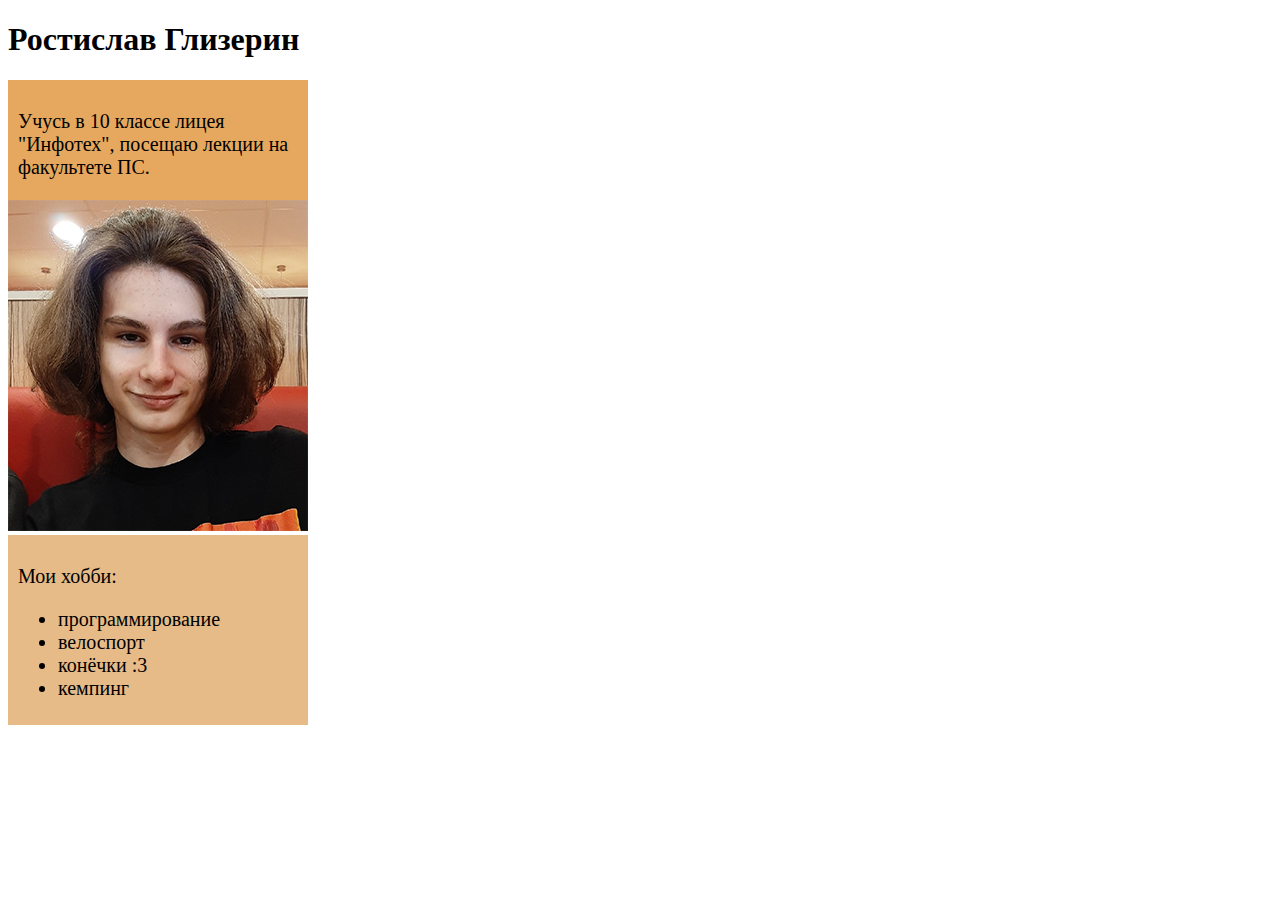
<file: lw4/index.html>
<!DOCTYPE html>
<html lang="en">
<head>
    <meta charset="UTF-8" />
    <title>Rostislav Singlepage</title>
    <style>
        .aboutMe {
            width: 280px;
            height: 100px;
            padding: 10px;
            font-size: 20px;
            background-color: #e6a85e;
        }
        .aboutMyHobby {
            width: 280px;
            height: 170px;
            padding: 10px;
            background-color: #e6bb88;
            font-size: 20px;
        }
    </style>
</head>
<body>
    <header>
        <h1>Ростислав Глизерин</h1>
    </header>
    <div class="aboutMe">
        <p>Учусь в 10 классе лицея "Инфотех", посещаю лекции на факультете ПС.</p>
    </div>

    <img src="img/photo.jpg" alt="Что-то пошло не так :/" />

    <div class="aboutMyHobby">
        <p>Мои хобби: </p>
        <ul>
            <li>программирование</li>
            <li>велоспорт</li>
            <li>конёчки :3</li>
            <li>кемпинг</li>
        </ul>
    </div>
</body>
</html>
</file>
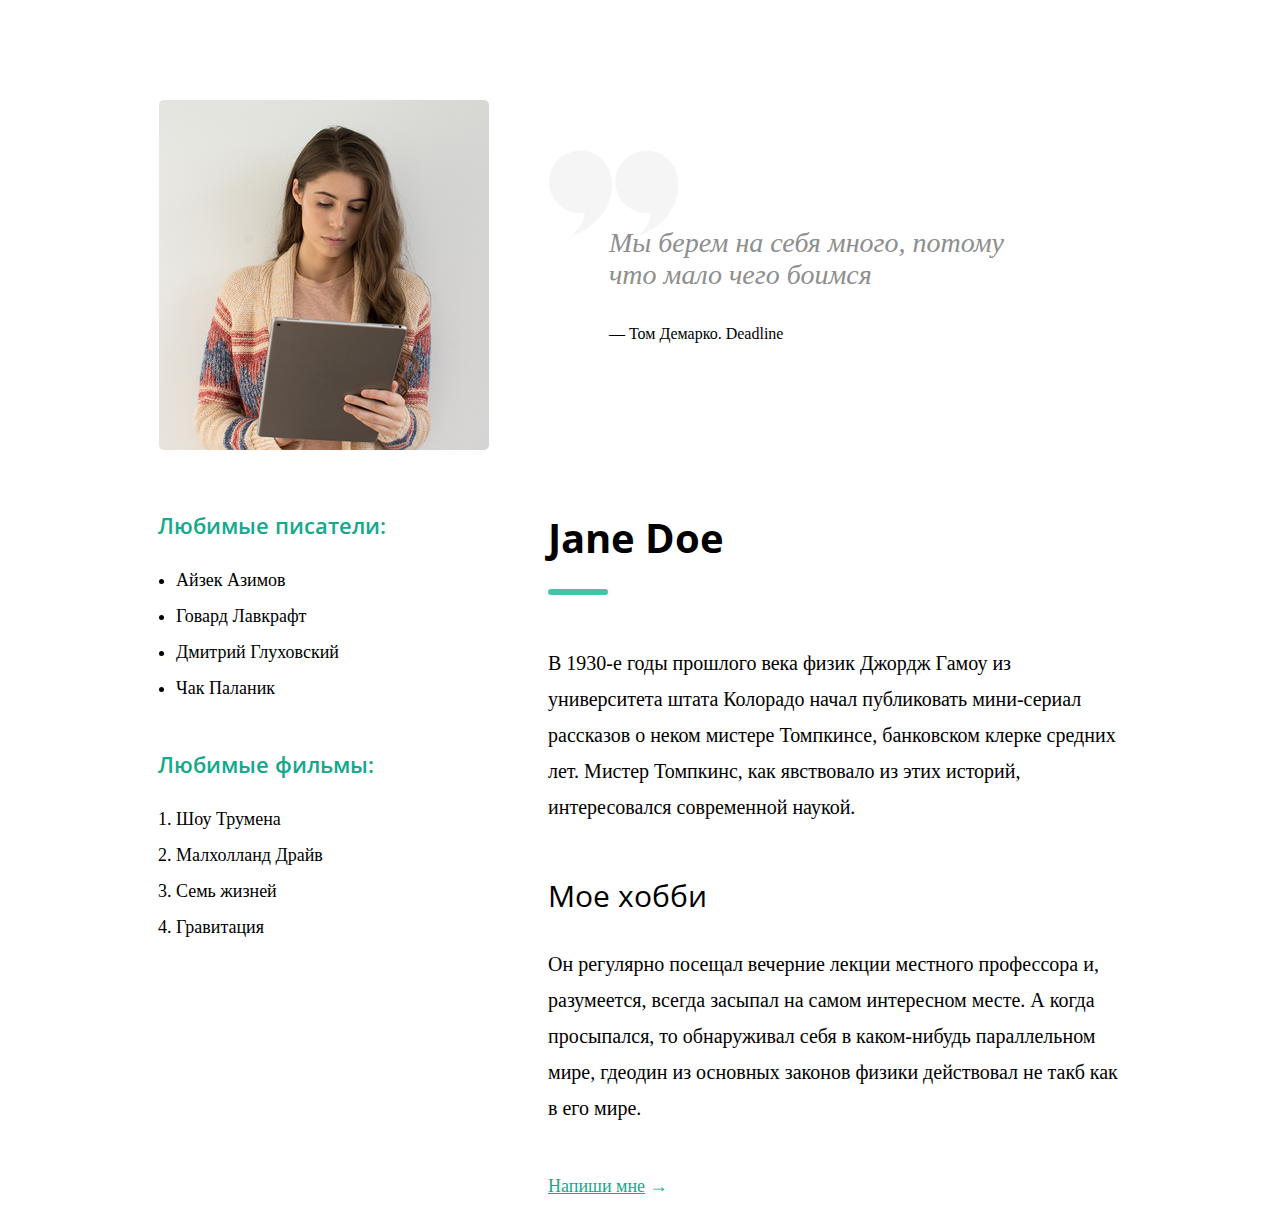
<file: lw5/index.html>
<!DOCTYPE html>
<html lang="en">
<head>
    <meta charset="UTF-8" />
    <title>Labwork 5</title>
    <link rel="stylesheet" href="css/style.css">
</head>
<body>
    <div class="main-container">
        <div class="upper-container">
            <img class="img-item" src="images/photo.png" alt="Что-то пошло не так :/" />
            <div class="quote-block">
                <img src="images/quote.png" alt="Что-то пошло не так :/" />
                <p class="quote">Мы берем на себя много, потому что мало чего боимся</p>
                <p class="quotes-author">— Том Демарко. Deadline</p>
            </div>
        </div>
        <div class="lower-container">
            <div class="info-block">
                <h1 class="first-heading">Jane Doe</h1>
                <p class="green-line"></p>
                <p class="text">В 1930-е годы прошлого века физик Джордж Гамоу из университета штата Колорадо начал публиковать мини-сериал рассказов о неком мистере Томпкинсе, банковском клерке средних лет. Мистер Томпкинс, как явствовало из этих историй, интересовался современной наукой.</p>
                <p class="second-heading">Мое хобби</p>
                <p class="text">Он регулярно посещал вечерние лекции местного профессора и, разумеется, всегда засыпал на самом интересном месте. А когда просыпался, то обнаруживал себя в каком-нибудь параллельном мире, гдеодин из основных законов физики действовал не такб как в его мире.</p>
                <a class="write-me" href="https://vk.com/karupoiss00"><span class="underlined-text">Напиши мне</span> →</a>
            </div>
            <div class="list-block">
                <h2 class="favourites">Любимые писатели:</h2>
                <ul>
                    <li class="favourite-element">Айзек Азимов</li>
                    <li class="favourite-element">Говард Лавкрафт</li>
                    <li class="favourite-element">Дмитрий Глуховский</li>
                    <li class="favourite-element">Чак Паланик</li>
                </ul>
                <h2 class="favourites">Любимые фильмы:</h2>
                <ol>
                    <li class="favourite-element">Шоу Трумена</li>
                    <li class="favourite-element">Малхолланд Драйв</li>
                    <li class="favourite-element">Семь жизней</li>
                    <li class="favourite-element">Гравитация</li>
                </ol>
            </div>
        </div>
    </div>
</body>
</html>
</file>
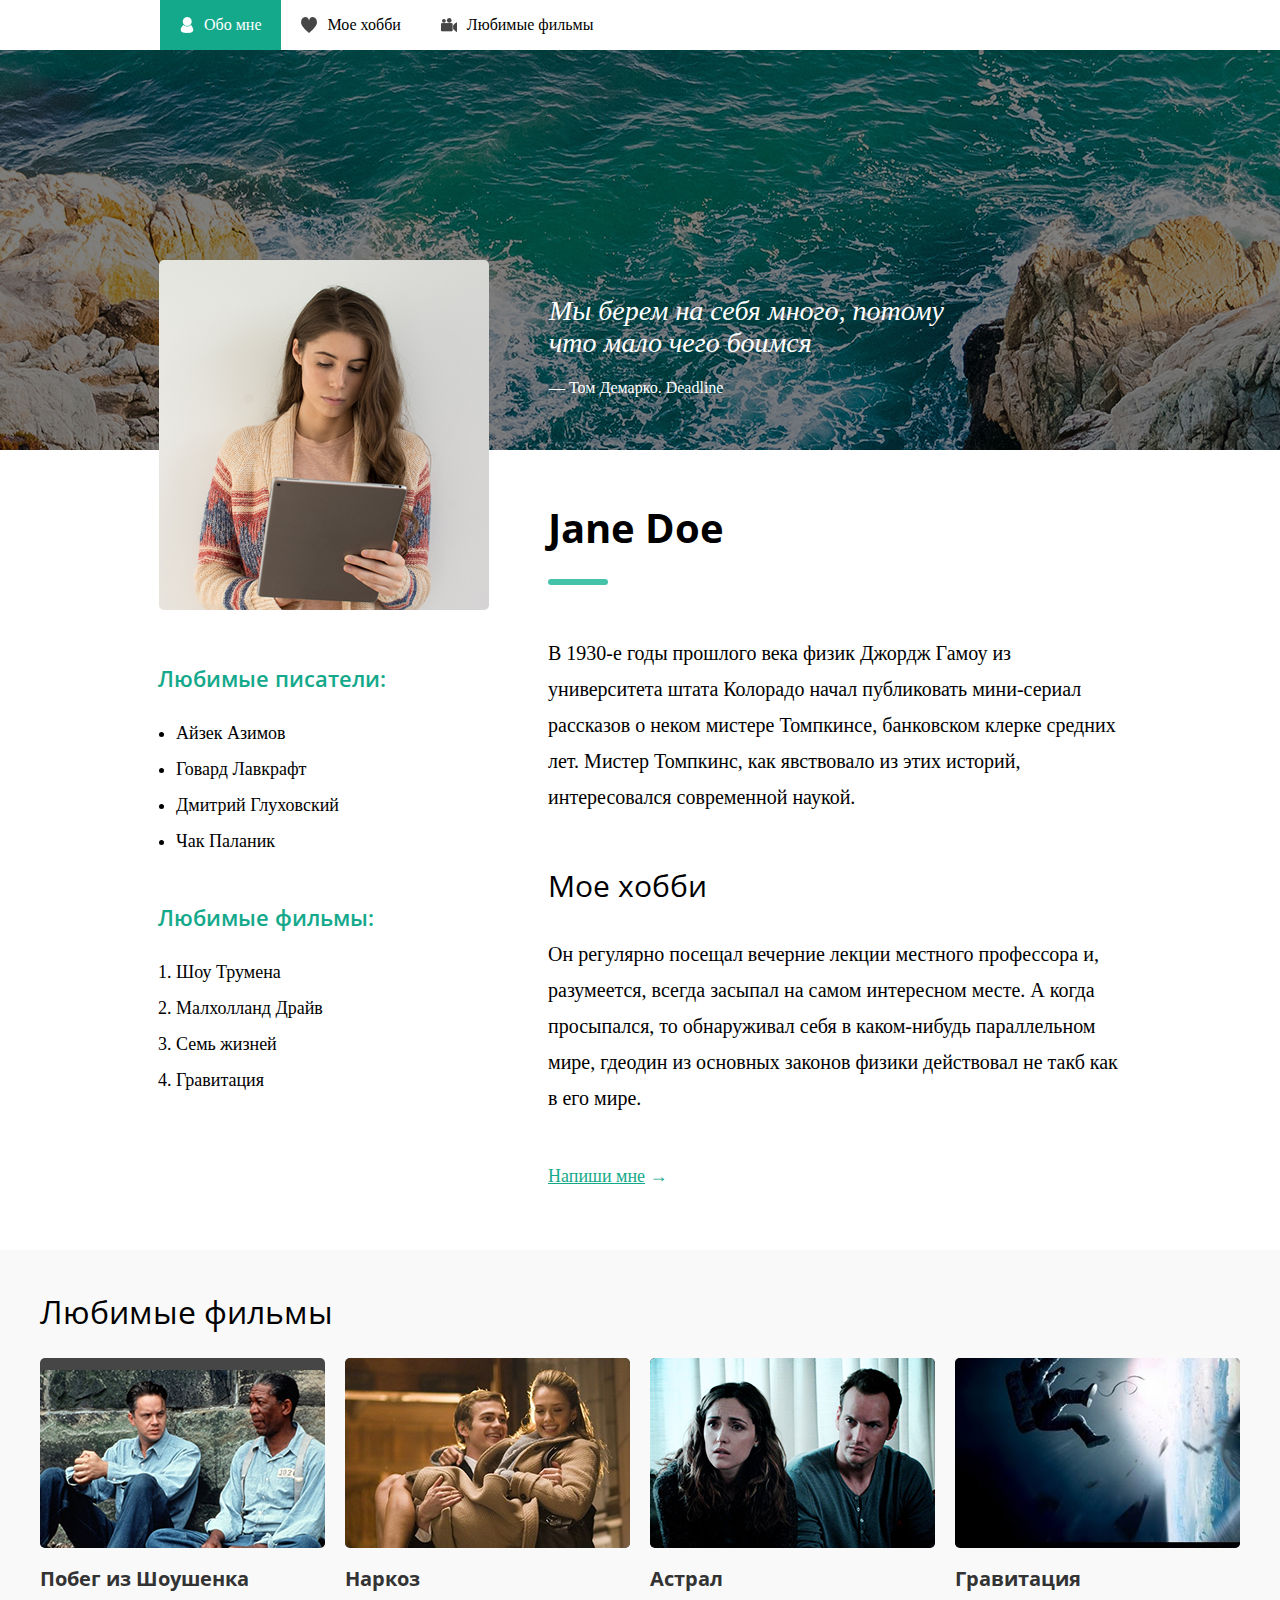
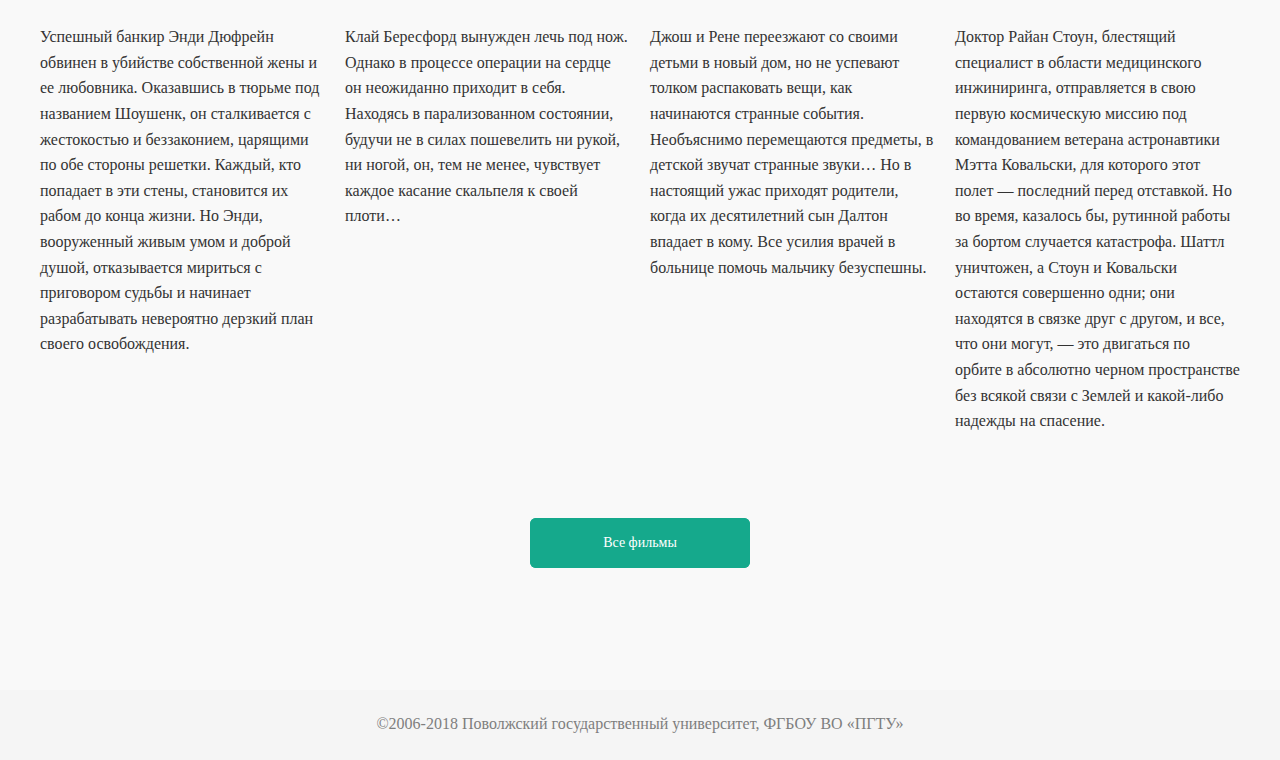
<file: lw5_2/index.html>
<!DOCTYPE html>
<html lang="en">
<head>
    <meta charset="UTF-8" />
    <title>Labwork 5</title>
    <link rel="stylesheet" href="css/style.css">
</head>
<body>
    <div class="top-menu">
        <div class="top-menu-about-me">
            <img src="images/about_me.png" alt="Что-то пошло не так :/" />
            <p class="top-menu-text">Обо мне</p>
        </div>
        <div class="top-menu-element">
            <img  src="images/my_hobby.png" alt="Что-то пошло не так :/" />
            <p class="top-menu-text">Мое хобби</p>
        </div>
        <div class="top-menu-element">
            <img  src="images/favourites_films.png" alt="Что-то пошло не так :/" />
            <p class="top-menu-text">Любимые фильмы</p>
        </div>
    </div>
    <div class="main-container">
        <div class="background"></div>
        <div class="upper-container">
            <img class="img-item" src="images/photo.png" alt="Что-то пошло не так :/" />
            <div class="quote-block">
                <p class="quote">Мы берем на себя много, потому что мало чего боимся</p>
                <p class="quotes-author">— Том Демарко. Deadline</p>
            </div>
        </div>
        <div class="lower-container">
            <div class="info-block">
                <h1 class="first-heading">Jane Doe</h1>
                <p class="green-line"></p>
                <p class="text">В 1930-е годы прошлого века физик Джордж Гамоу из университета штата Колорадо начал публиковать мини-сериал рассказов о неком мистере Томпкинсе, банковском клерке средних лет. Мистер Томпкинс, как явствовало из этих историй, интересовался современной наукой.</p>
                <p class="second-heading">Мое хобби</p>
                <p class="text">Он регулярно посещал вечерние лекции местного профессора и, разумеется, всегда засыпал на самом интересном месте. А когда просыпался, то обнаруживал себя в каком-нибудь параллельном мире, гдеодин из основных законов физики действовал не такб как в его мире.</p>
                <a class="write-me" href="https://vk.com/karupoiss00"><span class="underlined-text">Напиши мне</span> →</a>
            </div>
            <div class="list-block">
                <h2 class="favourites">Любимые писатели:</h2>
                <ul>
                    <li class="favourite-element">Айзек Азимов</li>
                    <li class="favourite-element">Говард Лавкрафт</li>
                    <li class="favourite-element">Дмитрий Глуховский</li>
                    <li class="favourite-element">Чак Паланик</li>
                </ul>
                <h2 class="favourites">Любимые фильмы:</h2>
                <ol>
                    <li class="favourite-element">Шоу Трумена</li>
                    <li class="favourite-element">Малхолланд Драйв</li>
                    <li class="favourite-element">Семь жизней</li>
                    <li class="favourite-element">Гравитация</li>
                </ol>
            </div>
        </div>
    </div>
    <div class="favourite-films">
        <div class="films-heading">Любимые фильмы</div>
        <div class="favourite-films-container">
            <div class="favourite-films-element">
                <div class="img-container">
                    <img class="img-film-item" src="images/shousheng_redemption.png" alt="Что-то пошло не так :/" />
                </div>
                <h2 class="film-name">Побег из Шоушенка</h2>
                <p class="film-description">Успешный банкир Энди Дюфрейн обвинен в убийстве собственной жены и ее любовника.
                    Оказавшись в тюрьме под названием Шоушенк, он сталкивается с жестокостью и беззаконием, царящими по обе стороны решетки.
                    Каждый, кто попадает в эти стены, становится их рабом до конца жизни.
                    Но Энди, вооруженный живым умом и доброй душой, отказывается мириться с приговором судьбы и начинает разрабатывать невероятно дерзкий план своего освобождения.</p>
            </div>
            <div class="favourite-films-element">
                <div class="img-container">
                    <img class="img-film-item" src="images/anesthesia.png" alt="Что-то пошло не так :/" />
                </div>
                <h2 class="film-name">Наркоз</h2>
                <p class="film-description">Клай Бересфорд вынужден лечь под нож.
                    Однако в процессе операции на сердце он неожиданно приходит в себя.
                    Находясь в парализованном состоянии, будучи не в силах пошевелить ни рукой, ни ногой, он,
                    тем не менее, чувствует каждое касание скальпеля к своей плоти…</p>
            </div>
            <div class="favourite-films-element">
                <div class="img-container">
                    <img class="img-film-item" src="images/astral.png" alt="Что-то пошло не так :/" />
                </div>
                <h2 class="film-name">Астрал</h2>
                <p class="film-description"> Джош и Рене переезжают со своими детьми в новый дом, но не успевают толком распаковать вещи,
                    как начинаются странные события. Необъяснимо перемещаются предметы, в детской звучат странные звуки…
                    Но в настоящий ужас приходят родители, когда их десятилетний сын Далтон впадает в кому.
                    Все усилия врачей в больнице помочь мальчику безуспешны.</p>
            </div>
            <div class="favourite-films-element">
                <div class="img-container">
                    <img class="img-film-item" src="images/gravitation.png" alt="Что-то пошло не так :/" />
                </div>
                <h2 class="film-name">Гравитация</h2>
                <p class="film-description"> Доктор Райан Стоун, блестящий специалист в области медицинского инжиниринга,
                    отправляется в свою первую космическую миссию под командованием ветерана астронавтики Мэтта Ковальски,
                    для которого этот полет — последний перед отставкой. Но во время, казалось бы, рутинной работы за бортом случается катастрофа.
                    Шаттл уничтожен, а Стоун и Ковальски остаются совершенно одни; они находятся в связке друг с другом, и все, что они могут,
                    — это двигаться по орбите в абсолютно черном пространстве без всякой связи с Землей и какой-либо надежды на спасение.</p>
            </div>
        </div>
        <div class="all-films-button">
            <button class="all-films-button">Все фильмы</button>
        </div>
    </div>
    <div class="footer">
        <p class="copyright">©2006-2018 Поволжский государственный университет, ФГБОУ ВО «ПГТУ»</p>
    </div>
</body>
</html>
</file>
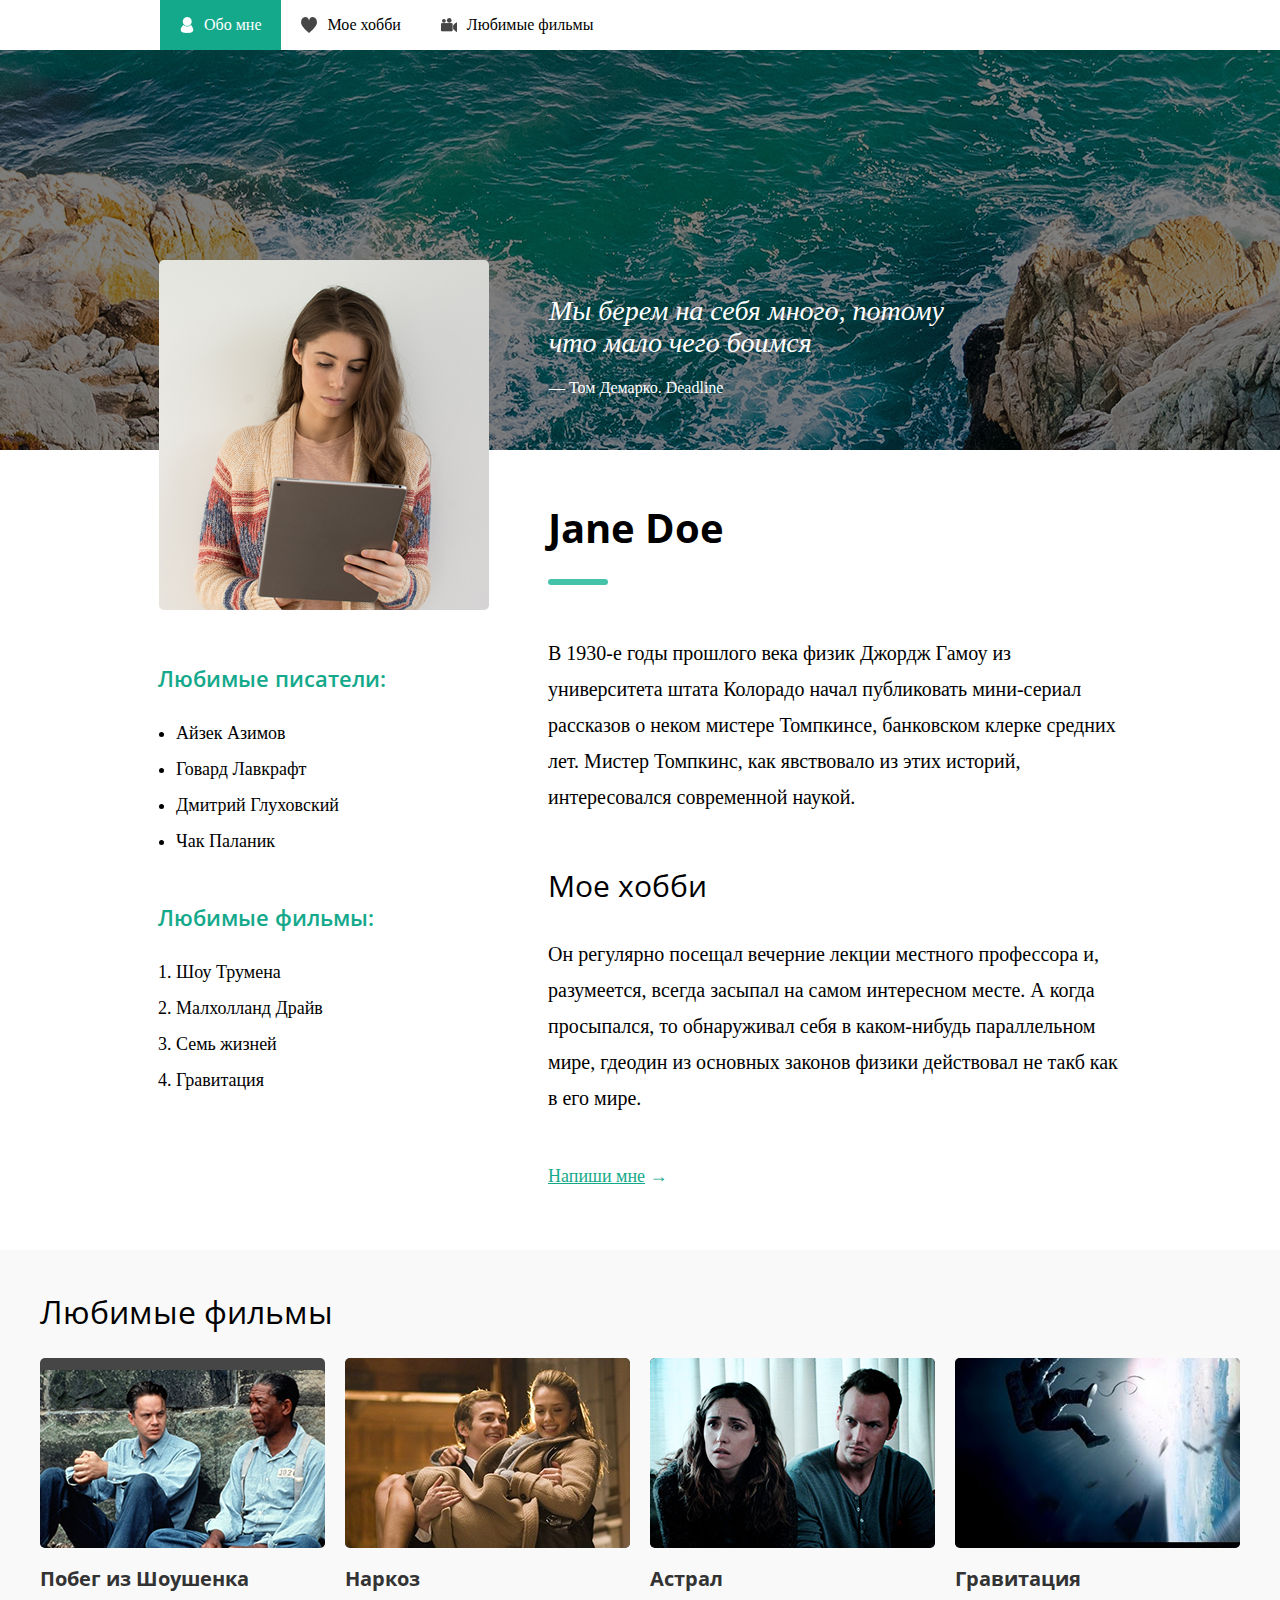
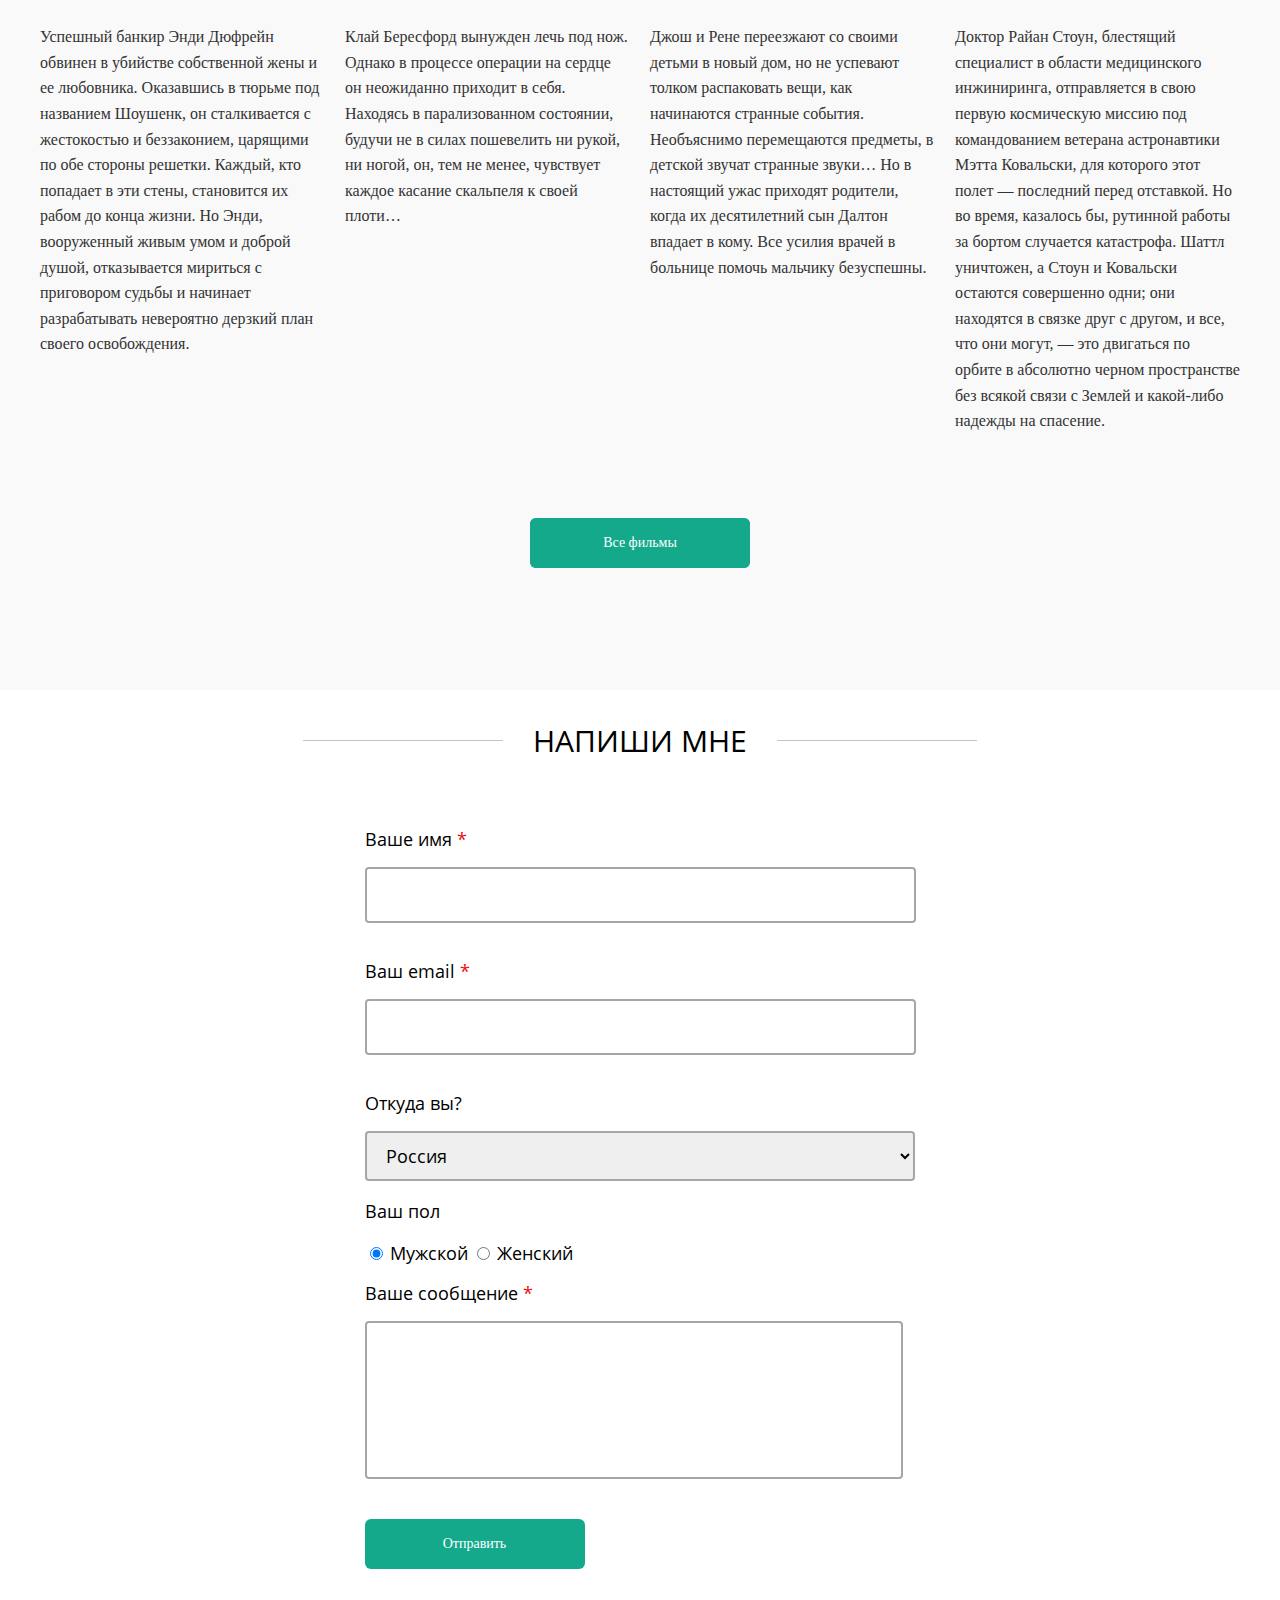
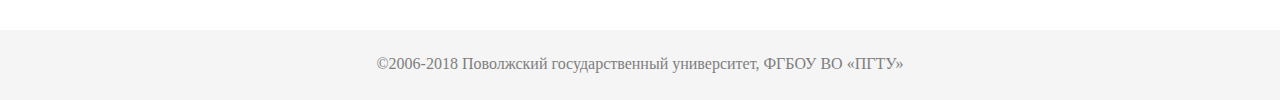
<file: lw6/index.html>
<!DOCTYPE html>
<html lang="en">
<head>
    <meta charset="UTF-8" />
    <title>Labwork 5</title>
    <link rel="stylesheet" href="css/style.css">
</head>
<body>
    <div class="top-menu">
        <div class="top-menu-about-me">
            <img src="images/about_me.png" alt="Что-то пошло не так :/" />
            <p class="top-menu-text">Обо мне</p>
        </div>
        <div class="top-menu-element">
            <img  src="images/my_hobby.png" alt="Что-то пошло не так :/" />
            <p class="top-menu-text">Мое хобби</p>
        </div>
        <div class="top-menu-element">
            <img  src="images/favourites_films.png" alt="Что-то пошло не так :/" />
            <p class="top-menu-text">Любимые фильмы</p>
        </div>
    </div>
    <div class="main-container">
        <div class="background"></div>
        <div class="upper-container">
            <img class="img-item" src="images/photo.png" alt="Что-то пошло не так :/" />
            <div class="quote-block">
                <p class="quote">Мы берем на себя много, потому что мало чего боимся</p>
                <p class="quotes-author">— Том Демарко. Deadline</p>
            </div>
        </div>
        <div class="lower-container">
            <div class="info-block">
                <h1 class="first-heading">Jane Doe</h1>
                <p class="green-line"></p>
                <p class="text">В 1930-е годы прошлого века физик Джордж Гамоу из университета штата Колорадо начал публиковать мини-сериал рассказов о неком мистере Томпкинсе, банковском клерке средних лет. Мистер Томпкинс, как явствовало из этих историй, интересовался современной наукой.</p>
                <p class="second-heading">Мое хобби</p>
                <p class="text">Он регулярно посещал вечерние лекции местного профессора и, разумеется, всегда засыпал на самом интересном месте. А когда просыпался, то обнаруживал себя в каком-нибудь параллельном мире, гдеодин из основных законов физики действовал не такб как в его мире.</p>
                <a class="write-me" href="https://vk.com/karupoiss00"><span class="underlined-text">Напиши мне</span> →</a>
            </div>
            <div class="list-block">
                <h2 class="favourites">Любимые писатели:</h2>
                <ul>
                    <li class="favourite-element">Айзек Азимов</li>
                    <li class="favourite-element">Говард Лавкрафт</li>
                    <li class="favourite-element">Дмитрий Глуховский</li>
                    <li class="favourite-element">Чак Паланик</li>
                </ul>
                <h2 class="favourites">Любимые фильмы:</h2>
                <ol>
                    <li class="favourite-element">Шоу Трумена</li>
                    <li class="favourite-element">Малхолланд Драйв</li>
                    <li class="favourite-element">Семь жизней</li>
                    <li class="favourite-element">Гравитация</li>
                </ol>
            </div>
        </div>
    </div>
    <div class="favourite-films">
        <div class="films-heading">Любимые фильмы</div>
        <div class="favourite-films-container">
            <div class="favourite-films-element">
                <div class="img-container">
                    <img class="img-film-item" src="images/shousheng_redemption.png" alt="Что-то пошло не так :/" />
                </div>
                <h2 class="film-name">Побег из Шоушенка</h2>
                <p class="film-description">Успешный банкир Энди Дюфрейн обвинен в убийстве собственной жены и ее любовника.
                    Оказавшись в тюрьме под названием Шоушенк, он сталкивается с жестокостью и беззаконием, царящими по обе стороны решетки.
                    Каждый, кто попадает в эти стены, становится их рабом до конца жизни.
                    Но Энди, вооруженный живым умом и доброй душой, отказывается мириться с приговором судьбы и начинает разрабатывать невероятно дерзкий план своего освобождения.</p>
            </div>
            <div class="favourite-films-element">
                <div class="img-container">
                    <img class="img-film-item" src="images/anesthesia.png" alt="Что-то пошло не так :/" />
                </div>
                <h2 class="film-name">Наркоз</h2>
                <p class="film-description">Клай Бересфорд вынужден лечь под нож.
                    Однако в процессе операции на сердце он неожиданно приходит в себя.
                    Находясь в парализованном состоянии, будучи не в силах пошевелить ни рукой, ни ногой, он,
                    тем не менее, чувствует каждое касание скальпеля к своей плоти…</p>
            </div>
            <div class="favourite-films-element">
                <div class="img-container">
                    <img class="img-film-item" src="images/astral.png" alt="Что-то пошло не так :/" />
                </div>
                <h2 class="film-name">Астрал</h2>
                <p class="film-description"> Джош и Рене переезжают со своими детьми в новый дом, но не успевают толком распаковать вещи,
                    как начинаются странные события. Необъяснимо перемещаются предметы, в детской звучат странные звуки…
                    Но в настоящий ужас приходят родители, когда их десятилетний сын Далтон впадает в кому.
                    Все усилия врачей в больнице помочь мальчику безуспешны.</p>
            </div>
            <div class="favourite-films-element">
                <div class="img-container">
                    <img class="img-film-item" src="images/gravitation.png" alt="Что-то пошло не так :/" />
                </div>
                <h2 class="film-name">Гравитация</h2>
                <p class="film-description"> Доктор Райан Стоун, блестящий специалист в области медицинского инжиниринга,
                    отправляется в свою первую космическую миссию под командованием ветерана астронавтики Мэтта Ковальски,
                    для которого этот полет — последний перед отставкой. Но во время, казалось бы, рутинной работы за бортом случается катастрофа.
                    Шаттл уничтожен, а Стоун и Ковальски остаются совершенно одни; они находятся в связке друг с другом, и все, что они могут,
                    — это двигаться по орбите в абсолютно черном пространстве без всякой связи с Землей и какой-либо надежды на спасение.</p>
            </div>
        </div>
        <div class="all-films-button">
            <button class="all-films-button">Все фильмы</button>
        </div>
    </div>
    <div class="form-block">
        <div class="write-me-head"><div class="gray-line"></div><div class="write-me-text">НАПИШИ МНЕ</div><div class="gray-line"></div></div>
        <form method="GET" class="form">
            <p>
                <label for="your_name" class="form-text">Ваше имя<span class="required-field"> *</span></label>
            </p>
            <input type="text" id="your_name" name="your_name" required class="input-box"/>
            <p>
                <label for="email" class="form-text">Ваш email<span class="required-field"> *</span></label>
            </p>

            <input type="email" id="email" name="email" required class="input-box"/>
            <p>
                <label for="country" class="form-text">Откуда вы?</label>
            </p>
            <select name="country" id="country" class="select-box">
                <option value="rus" class="input_text">Россия</option>
                <option value="uk" class="input_text">Украина</option>
                <option value="by" class="input_text">Беларусь</option>
                <option value="eng" class="input_text">Великобритания</option>
                <option value="fr" class="input_text">Франция</option>
                <option value="ger" class="input_text">Германия</option>
                <option value="usa" class="input_text">США</option>
            </select>
            <p class="form-text">Ваш пол</p>
            <input type="radio" id="male" name="gender" value="male" checked>
            <label for="male" class="form-text">Мужской</label>
            <input type="radio" id="female" name="gender" value="female">
            <label for="female" class="form-text">Женский</label>
            <p>
                <label for="message" class="form-text">Ваше сообщение<span class="required-field"> *</span></label>
            </p>
            <textarea name="message" required id="message" class="message-box"></textarea>
            <p>
                <input type="submit" value="Отправить" class="submit">
            </p>
        </form>
    </div>
    <div class="footer">
        <p class="copyright">©2006-2018 Поволжский государственный университет, ФГБОУ ВО «ПГТУ»</p>
    </div>
</body>
</html>
</file>
<file: lw5/css/style.css>
@font-face
{
    font-family: OpenSansSemibold;
    src: url("../fonts/opensans_semibold.ttf");
}

@font-face
{
    font-family: OpenSansBold;
    src: url("../fonts/opensans_bold.ttf");
}
@font-face
{
    font-family: OpenSansRegular;
    src: url("../fonts/opensans_regular.ttf");
}

.main-container
{
    display: flex;
    flex-direction: column;
    align-items: center;
    margin-top: 100px;
    margin-right: 22px;
    margin-left: 20px;
}
.upper-container
{
    display: flex;
    flex-direction: row;
    align-items: flex-start;
    width: 960px;
    height: 350px;
    margin-bottom: 60px;
}

.lower-container
{
    display: flex;
    flex-direction: row-reverse;
    align-items: flex-start;
    width: 960px;
    margin-right: 22px;
    margin-left: 20px;
}

.img-item
{
    border-radius: 5px;
}

.quote
{
    font: italic 28px Georgia;
    color: #8e8e8e;
    margin-top: 0;
    margin-bottom: 20px;
    margin-left: 60px;
    padding: 0;
    width: 440px;
    position: relative;
    top: -14px;
}
.quotes-author
{
    font: normal 16px Georgia;
    margin-top: 0;
    margin-bottom: 155px;
    margin-left: 60px;
    padding: 0;
    width: 440px;
}
.favourites
{
    font: normal 22px OpenSansSemibold;
    color: #15a98c;
    margin: 0;
    margin-bottom: 30px;
    padding: 0;
}
.favourite-element
{
    font: normal 18px Georgia;
    margin-bottom: 15px;
}

.first-heading
{
    font: normal 40px OpenSansBold;
    margin: 0;
    padding: 0;  
}

.second-heading
{
    font-family: OpenSansRegular;
    font-size: 30px;
    margin: 0;
    margin-bottom: 30px;
    padding: 0;
}

.text
{
    font: normal 20px/1.8 Georgia;
    margin: 0;
    margin-bottom: 50px;
    padding: 0;
}

.green-line
{
    margin-top: 24px;
    margin-bottom: 50px;
    width: 60px;
    height: 6px;
    background: #45c3aa;
    border-radius: 6px/6px;
}

.write-me
{
    font-size: 18px;
    color: #15a98b;
}
.write-me:hover
{
    font: normal 18px serif;
    color: #098d72;
}

.quote-block
{
    margin-left: 60px;
    margin-top: 50px;
}

.list-block
{
    width: 330px;
    margin-right: 60px;
}

.info-block
{
    width: 570px;
}

.underlined-text
{
    text-decoration: underline;
}

a
{
    text-decoration: none;
}

ul
{
    margin: 0;
    margin-bottom: 50px;
    padding: 0;
    padding-left: 18px;
}

ol
{
    margin: 0;
    padding: 0;
    padding-left: 18px;
}
</file>
<file: lw5_2/css/style.css>
@font-face
{
    font-family: OpenSansSemibold;
    src: url("../fonts/opensans_semibold.ttf");
}

@font-face
{
    font-family: OpenSansBold;
    src: url("../fonts/opensans_bold.ttf");
}
@font-face
{
    font-family: OpenSansRegular;
    src: url("../fonts/opensans_regular.ttf");
}

.top-menu
{
    display: flex;
    width: 960px;
    height: 50px;
    flex-direction: row;
}

.top-menu-about-me
{
    display: flex;
    height: 50px;
    flex-direction: row;
    background: #15a98c;
    align-items: center;
    padding-left: 20px;
    padding-right: 20px;
    color: white;
}

.top-menu-element
{
    display: flex;
    height: 50px;
    flex-direction: row;
    align-items: center;
    padding-left: 20px;
    padding-right: 20px;
}

.top-menu-text
{
    font-family: Georgia;
    margin-left: 10px;
}

.background
{
    width: 1920px;
    height: 400px;
    background-image: url("../images/background.png");
    background-color: rgba(0, 0, 0, 0.5);
    background-blend-mode: darken;
}

.main-container
{
    display: flex;
    flex-direction: column;
    align-items: center;
    margin-right: 22px;
    margin-left: 20px;
    height: 1200px;
}
.upper-container
{
    display: flex;
    flex-direction: row;
    align-items: flex-start;
    width: 960px;
    height: 205px;
    margin-bottom: 50px;
    margin-top: -205px;
    overflow: visible;
}

.lower-container
{
    display: flex;
    flex-direction: row-reverse;
    align-items: flex-start;
    width: 960px;
    margin-right: 22px;
    margin-left: 20px;
}

.favourite-films
{
    display: flex;
    align-items: center;
    flex-direction: column;
    width: 100%;
    height: 1040px;
    background: #f9f9f9;
}

.films-heading
{
    margin-top: 40px;
    margin-bottom: 25px;
    width: 1200px;
    font: normal 32px OpenSansRegular;
}

.favourite-films-container
{
    display: flex;
    flex-direction: row;
    width: 1200px;
    height: 760px;
}

.favourite-films-element
{
    display: flex;
    flex-direction: column;
    align-items: flex-start;
    width: 285px;
    margin-right: 20px;
}

.film-name
{
    font: bold 20px OpenSansBold;
    color: #333333;
}

.film-description
{
    font: normal 16px/1.6 Georgia;
    color: #333333;
}

.all-films-button
{
    width: 220px;
    height: 50px;
    color: white;
    text-decoration: none;
    outline: none;
    border-radius: 6px;
    background: #15a98c;
    border-width: 0px;
    font: normal 14px Georgia;
}

.all-films-button:active
{
    background: #098d72;
}

.footer
{
    display: flex;
    flex-direction: column;
    align-content: center;
    align-items: center;
    width: 100%;
    height: 70px;
    background: #f5f5f5;
    color: #7e7e7e;
}

.copyright
{
    margin-top: 25px;
    font: normal 16px Georgia;
}

.img-item
{
    margin-top: 15px;
    border-radius: 5px;
}

.img-film-item
{
    border-radius: 5px;
}

.img-container
{
    display: flex;
    align-items: flex-end;
    background: #464646;
    border-radius: 5px;
    width: 285px;
    height: 190px;
    overflow: hidden;
}

.quote-block
{
    margin-left: 60px;
    margin-top: 50px;
}

.quote
{
    font: italic 28px Georgia;
    color: #8e8e8e;
    margin-top: 0;
    margin-bottom: 20px;
    padding: 0;
    width: 440px;
    position: relative;
    color: white;
}

.quotes-author
{
    font: normal 16px "Open Sans Semibold";
    margin-top: 0;
    padding: 0;
    width: 440px;
    color: white;
}


.favourites
{
    font: normal 22px OpenSansSemibold;
    color: #15a98c;
    margin: 0;
    margin-bottom: 30px;
    padding: 0;
}
.favourite-element
{
    font: normal 18px Georgia;
    margin-bottom: 15px;
}

.first-heading
{
    font: normal 40px OpenSansBold;
    margin: 0;
    padding: 0;  
}

.second-heading
{
    font-family: OpenSansRegular;
    font-size: 30px;
    margin: 0;
    margin-bottom: 30px;
    padding: 0;
}

.text
{
    font: normal 20px/1.8 Georgia;
    margin: 0;
    margin-bottom: 50px;
    padding: 0;
}

.green-line
{
    margin-top: 24px;
    margin-bottom: 50px;
    width: 60px;
    height: 6px;
    background: #45c3aa;
    border-radius: 6px/6px;
}

.write-me
{
    font-size: 18px;
    color: #15a98b;
}
.write-me:hover
{
    font: normal 18px serif;
    color: #098d72;
}

.list-block
{
    width: 330px;
    margin-top: 163px;
    margin-right: 60px;
}

.info-block
{
    width: 570px;
}

.underlined-text
{
    text-decoration: underline;
}

body
{
    display: flex;
    flex-direction: column;
    align-items: center;
    margin: 0;
}

a
{
    text-decoration: none;
}

ul
{
    margin: 0;
    margin-bottom: 50px;
    padding: 0;
    padding-left: 18px;
}

ol
{
    margin: 0;
    padding: 0;
    padding-left: 18px;
}
</file>
<file: lw6/css/style.css>
@font-face
{
    font-family: OpenSansSemibold;
    src: url("../fonts/opensans_semibold.ttf");
}

@font-face
{
    font-family: OpenSansBold;
    src: url("../fonts/opensans_bold.ttf");
}
@font-face
{
    font-family: OpenSansRegular;
    src: url("../fonts/opensans_regular.ttf");
}

.top-menu
{
    display: flex;
    width: 960px;
    height: 50px;
    flex-direction: row;
}

.top-menu-about-me
{
    display: flex;
    height: 50px;
    flex-direction: row;
    background: #15a98c;
    align-items: center;
    padding-left: 20px;
    padding-right: 20px;
    color: white;
}

.top-menu-element
{
    display: flex;
    height: 50px;
    flex-direction: row;
    align-items: center;
    padding-left: 20px;
    padding-right: 20px;
}

.top-menu-text
{
    font-family: Georgia;
    margin-left: 10px;
}

.background
{
    width: 1920px;
    height: 400px;
    background-image: url("../images/background.png");
    background-color: rgba(0, 0, 0, 0.5);
    background-blend-mode: darken;
}

.main-container
{
    display: flex;
    flex-direction: column;
    align-items: center;
    margin-right: 22px;
    margin-left: 20px;
    height: 1200px;
}
.upper-container
{
    display: flex;
    flex-direction: row;
    align-items: flex-start;
    width: 960px;
    height: 205px;
    margin-bottom: 50px;
    margin-top: -205px;
    overflow: visible;
}

.lower-container
{
    display: flex;
    flex-direction: row-reverse;
    align-items: flex-start;
    width: 960px;
    margin-right: 22px;
    margin-left: 20px;
}

.favourite-films
{
    display: flex;
    align-items: center;
    flex-direction: column;
    width: 100%;
    height: 1040px;
    background: #f9f9f9;
}

.films-heading
{
    margin-top: 40px;
    margin-bottom: 25px;
    width: 1200px;
    font: normal 32px OpenSansRegular;
}

.favourite-films-container
{
    display: flex;
    flex-direction: row;
    width: 1200px;
    height: 760px;
}

.favourite-films-element
{
    display: flex;
    flex-direction: column;
    align-items: flex-start;
    width: 285px;
    margin-right: 20px;
}

.film-name
{
    font: bold 20px OpenSansBold;
    color: #333333;
}

.form-block
{
    display: flex;
    flex-direction: column;
    align-items: center;
    align-content: center;
    height: 940px;
}

.film-description
{
    font: normal 16px/1.6 Georgia;
    color: #333333;
}

.all-films-button
{
    width: 220px;
    height: 50px;
    color: white;
    text-decoration: none;
    outline: none;
    border-radius: 6px;
    background: #15a98c;
    border-width: 0px;
    font: normal 14px Georgia;
}

.all-films-button:active
{
    background: #098d72;
}

.submit
{
    width: 220px;
    height: 50px;
    color: white;
    text-decoration: none;
    outline: none;
    border-radius: 6px;
    background: #15a98c;
    border-width: 0px;
    font: normal 14px Georgia;
}

.submit:active
{
    background: #098d72;
}

.footer
{
    display: flex;
    flex-direction: column;
    align-content: center;
    align-items: center;
    width: 100%;
    height: 70px;
    background: #f5f5f5;
    color: #7e7e7e;
}

.copyright
{
    margin-top: 25px;
    font: normal 16px Georgia;
}

.img-item
{
    margin-top: 15px;
    border-radius: 5px;
}

.img-film-item
{
    border-radius: 5px;
}

.img-container
{
    display: flex;
    align-items: flex-end;
    background: #464646;
    border-radius: 5px;
    width: 285px;
    height: 190px;
    overflow: hidden;
}

.quote-block
{
    margin-left: 60px;
    margin-top: 50px;
}

.quote
{
    font: italic 28px Georgia;
    color: #8e8e8e;
    margin-top: 0;
    margin-bottom: 20px;
    padding: 0;
    width: 440px;
    position: relative;
    color: white;
}

.quotes-author
{
    font: normal 16px "Open Sans Semibold";
    margin-top: 0;
    padding: 0;
    width: 440px;
    color: white;
}


.favourites
{
    font: normal 22px OpenSansSemibold;
    color: #15a98c;
    margin: 0;
    margin-bottom: 30px;
    padding: 0;
}
.favourite-element
{
    font: normal 18px Georgia;
    margin-bottom: 15px;
}

.first-heading
{
    font: normal 40px OpenSansBold;
    margin: 0;
    padding: 0;  
}

.second-heading
{
    font-family: OpenSansRegular;
    font-size: 30px;
    margin: 0;
    margin-bottom: 30px;
    padding: 0;
}

.text
{
    font: normal 20px/1.8 Georgia;
    margin: 0;
    margin-bottom: 50px;
    padding: 0;
}

.green-line
{
    margin-top: 24px;
    margin-bottom: 50px;
    width: 60px;
    height: 6px;
    background: #45c3aa;
    border-radius: 6px/6px;
}

.write-me-head
{
    display: flex;
    flex-direction: row;
    align-items: center;
    margin-top: 30px;
    margin-bottom: 50px;
}

.write-me-text
{
    font: normal 30px OpenSansRegular;
    margin-left: 30px;
    margin-right: 30px;
}

.gray-line
{
    width: 200px;
    height: 1px;
    background: #c4c4c4;
    border-radius: 6px/6px;
}

.write-me
{
    font-size: 18px;
    color: #15a98b;
}
.write-me:hover
{
    font: normal 18px serif;
    color: #098d72;
}

.list-block
{
    width: 330px;
    margin-top: 163px;
    margin-right: 60px;
}

.info-block
{
    width: 570px;
}

.underlined-text
{
    text-decoration: underline;
}

.input-box
{
    width: 530px;
    height: 50px;
    border: 2px solid #a6a6a6;
    border-radius: 4px;
    font: normal 18px OpenSansRegular;
    padding-left: 15px;
    margin-bottom: 20px;
}
.input-box:hover
{
    border: 2px solid #15a98c;
}

.message-box
{
    width: 530px;
    height: 150px;
    resize: none;
    border: 2px solid #a6a6a6;
    border-radius: 4px;
    font: normal 18px OpenSansRegular;
    margin-bottom: 20px;
}

.message-box:hover
{
    border: 2px solid #15a98c;
}

.form-text
{
    font: normal 18px OpenSansRegular;
}

.required-field
{
    color: #ee0707;
}

.select-box
{
    width: 550px;
    height: 50px;
    resize: none;
    border: 2px solid #a6a6a6;
    border-radius: 4px;
    font: normal 18px OpenSansRegular;
    padding-left: 15px;
}

.select-box:hovered
{
    border: 2px solid #15a98c;
}

body
{
    display: flex;
    flex-direction: column;
    align-items: center;
    margin: 0;
}

a
{
    text-decoration: none;
}

ul
{
    margin: 0;
    margin-bottom: 50px;
    padding: 0;
    padding-left: 18px;
}

ol
{
    margin: 0;
    padding: 0;
    padding-left: 18px;
}
</file>
